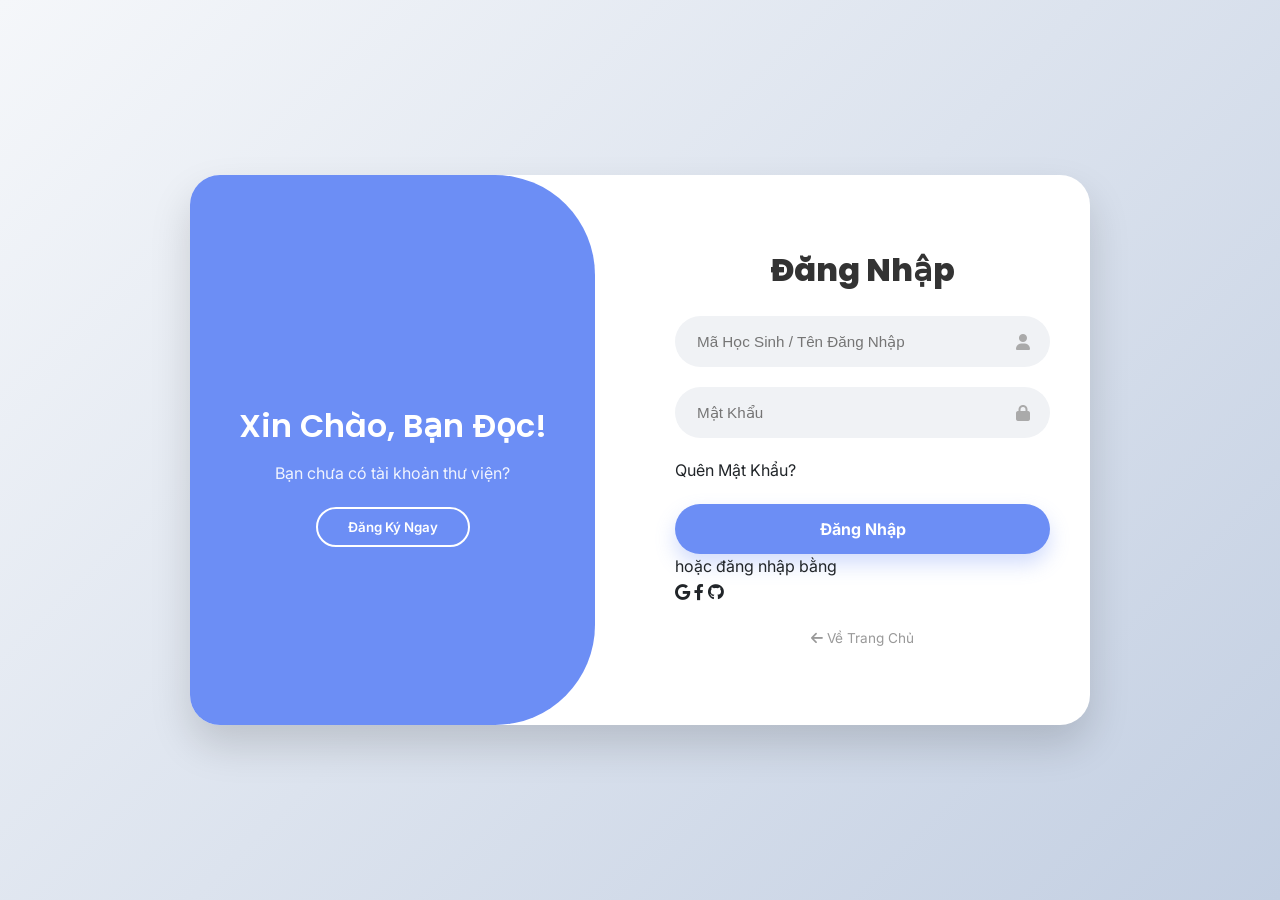
<file: admin.html>
<!DOCTYPE html>
<html lang="vi">

<head>
    <meta charset="UTF-8">
    <meta name="viewport" content="width=device-width, initial-scale=1.0">
    <title>Quản Lý Thư Viện - Admin Dashboard</title>
    <meta name="description" content="Bảng điều khiển quản lý thư viện trường học - Hệ thống giáo dục">
    <link rel="stylesheet" href="https://cdnjs.cloudflare.com/ajax/libs/font-awesome/6.4.0/css/all.min.css">
    <link rel="stylesheet" href="style.css">
    <link rel="stylesheet" href="admin.css">
</head>

<body>
    <div class="admin-layout">
        <!-- ===== SIDEBAR ===== -->
        <aside class="admin-sidebar">
            <div class="sidebar-header">
                <div class="logo-icon">
                    <i class="fas fa-graduation-cap"></i>
                </div>
                <h2>Thư Viện Trường</h2>
                <p>Hệ thống quản lý giáo dục</p>
            </div>

            <nav class="sidebar-nav">
                <div class="nav-section-title">Điều hướng</div>
                <a href="index.html" class="sidebar-link">
                    <i class="fas fa-home"></i> Trang Chủ
                </a>
                <a href="books.html" class="sidebar-link">
                    <i class="fas fa-book"></i> Kho Sách
                </a>
                <a href="admin.html" class="sidebar-link active">
                    <i class="fas fa-chart-pie"></i> Dashboard
                </a>

                <div class="nav-section-title">Quản lý giáo dục</div>
                <div class="sidebar-link" onclick="switchTab('dashboard')">
                    <i class="fas fa-tachometer-alt"></i> Tổng Quan
                </div>
                <div class="sidebar-link" onclick="switchTab('books')">
                    <i class="fas fa-boxes-stacked"></i> Quản Lý Sách
                </div>
                <div class="sidebar-link" onclick="switchTab('borrowed')">
                    <i class="fas fa-hand-holding-heart"></i> Sách Đang Mượn
                </div>
                <div class="sidebar-link" onclick="switchTab('users')">
                    <i class="fas fa-user-graduate"></i> Bạn Đọc
                </div>
            </nav>

            <div class="sidebar-footer">
                <div class="user-card">
                    <div class="user-avatar" id="adminAvatar">QL</div>
                    <div class="user-info">
                        <h4 id="adminName">Quản Lý</h4>
                        <span>Administrator</span>
                    </div>
                </div>
            </div>
        </aside>

        <!-- ===== MAIN CONTENT ===== -->
        <main class="admin-main">
            <!-- Header Section -->
            <header class="admin-header">
                <div>
                    <h1>🎓 Bảng Điều Khiển Giáo Dục</h1>
                    <p>Quản lý thư viện và hoạt động đọc sách của học sinh</p>
                </div>
                <div class="header-actions">
                    <button class="btn-icon" onclick="openAddBookModal()" title="Thêm sách mới">
                        <i class="fas fa-plus"></i>
                    </button>
                    <button class="btn-icon" title="Làm mới dữ liệu" onclick="refreshAllData()">
                        <i class="fas fa-sync-alt"></i>
                    </button>
                    <button class="btn-icon" title="Đăng xuất" onclick="logout()">
                        <i class="fas fa-sign-out-alt"></i>
                    </button>
                </div>
            </header>

            <!-- Quick Actions -->
            <div class="quick-actions">
                <button class="quick-action-btn primary" onclick="openAddBookModal()">
                    <i class="fas fa-plus-circle"></i> Thêm Sách Mới
                </button>
                <button class="quick-action-btn secondary" onclick="switchTab('borrowed')">
                    <i class="fas fa-clipboard-check"></i> Xem Sách Đang Mượn
                </button>
                <button class="quick-action-btn secondary" onclick="exportData()">
                    <i class="fas fa-download"></i> Xuất Báo Cáo
                </button>
            </div>

            <!-- ===== STATS SECTION ===== -->
            <section class="stats-grid" aria-label="Thống kê tổng quan">
                <div class="stat-card stat-total">
                    <div class="stat-icon">
                        <i class="fas fa-book-open"></i>
                    </div>
                    <div class="stat-content">
                        <h3>Tổng Số Sách</h3>
                        <div class="stat-number" id="statTotal">0</div>
                        <div class="stat-change positive">
                            <i class="fas fa-arrow-up"></i> Kho sách đầy đủ
                        </div>
                    </div>
                </div>
                <div class="stat-card stat-borrowed">
                    <div class="stat-icon">
                        <i class="fas fa-hand-holding"></i>
                    </div>
                    <div class="stat-content">
                        <h3>Đang Cho Mượn</h3>
                        <div class="stat-number" id="statBorrowed">0</div>
                        <div class="stat-change">
                            <i class="fas fa-clock"></i> Đang lưu hành
                        </div>
                    </div>
                </div>
                <div class="stat-card stat-available">
                    <div class="stat-icon">
                        <i class="fas fa-check-circle"></i>
                    </div>
                    <div class="stat-content">
                        <h3>Còn Trong Kho</h3>
                        <div class="stat-number" id="statAvailable">0</div>
                        <div class="stat-change positive">
                            <i class="fas fa-box"></i> Sẵn sàng cho mượn
                        </div>
                    </div>
                </div>
                <div class="stat-card stat-users">
                    <div class="stat-icon">
                        <i class="fas fa-users"></i>
                    </div>
                    <div class="stat-content">
                        <h3>Bạn Đọc</h3>
                        <div class="stat-number" id="statUsers">0</div>
                        <div class="stat-change positive">
                            <i class="fas fa-graduation-cap"></i> Học sinh tích cực
                        </div>
                    </div>
                </div>
            </section>

            <!-- ===== TABS NAVIGATION ===== -->
            <nav class="admin-tabs" role="tablist">
                <button class="tab-btn active" onclick="switchTab('dashboard')" role="tab">
                    <i class="fas fa-chart-line"></i> Tổng Quan
                </button>
                <button class="tab-btn" onclick="switchTab('books')" role="tab">
                    <i class="fas fa-book"></i> Quản Lý Sách
                </button>
                <button class="tab-btn" onclick="switchTab('borrowed')" role="tab">
                    <i class="fas fa-hand-holding-heart"></i> Sách Đang Mượn
                </button>
                <button class="tab-btn" onclick="switchTab('users')" role="tab">
                    <i class="fas fa-user-graduate"></i> Bạn Đọc
                </button>
            </nav>

            <!-- ===== TAB: DASHBOARD OVERVIEW ===== -->
            <div id="tab-dashboard" class="tab-content active" role="tabpanel">
                <!-- Activity Overview -->
                <div class="activity-overview">
                    <article class="activity-chart">
                        <h3><i class="fas fa-chart-area"></i> Hoạt Động 7 Ngày Qua</h3>
                        <div class="chart-placeholder">
                            <div style="text-align: center;">
                                <i class="fas fa-chart-bar" style="font-size: 2.5rem; margin-bottom: 10px;"></i>
                                <p>Biểu đồ hoạt động mượn/trả sách</p>
                            </div>
                        </div>
                    </article>
                    <article class="top-books">
                        <h3><i class="fas fa-trophy"></i> Top Sách Được Mượn</h3>
                        <div id="topBooksContainer">
                            <!-- Dynamically populated -->
                        </div>
                    </article>
                </div>

                <!-- Recent Activity Frame -->
                <article class="admin-section-frame frame-reports">
                    <div class="section-header">
                        <h2 class="section-title">
                            <span class="icon icon-reports"><i class="fas fa-history"></i></span>
                            Hoạt Động Gần Đây
                        </h2>
                        <span class="section-badge">
                            <i class="fas fa-bell"></i> Cập nhật liên tục
                        </span>
                    </div>
                    <div class="section-body">
                        <div id="recentActivityList">
                            <p style="color: var(--admin-text-secondary); text-align: center;">
                                <i class="fas fa-info-circle"></i> Các hoạt động mượn/trả sách sẽ hiển thị tại đây
                            </p>
                        </div>
                    </div>
                </article>
            </div>

            <!-- ===== TAB: BOOK MANAGEMENT ===== -->
            <div id="tab-books" class="tab-content" role="tabpanel">
                <article class="admin-section-frame frame-books">
                    <div class="section-header">
                        <h2 class="section-title">
                            <span class="icon icon-books"><i class="fas fa-book"></i></span>
                            Quản Lý Kho Sách
                        </h2>
                        <span class="section-badge" id="bookCountBadge">
                            <i class="fas fa-layer-group"></i> 0 cuốn
                        </span>
                    </div>
                    <div class="section-body">
                        <!-- Search & Filters -->
                        <div class="search-filters">
                            <div class="search-box">
                                <i class="fas fa-search"></i>
                                <input type="text" id="searchBooks" placeholder="Tìm sách theo tên, tác giả, mã sách..."
                                    aria-label="Tìm kiếm sách">
                            </div>
                            <select class="filter-select" id="filterStatus" aria-label="Lọc theo trạng thái">
                                <option value="all">📋 Tất cả trạng thái</option>
                                <option value="Còn">✅ Còn trong kho</option>
                                <option value="Đang mượn">📖 Đang mượn</option>
                            </select>
                            <button class="btn btn-primary" onclick="openAddBookModal()">
                                <i class="fas fa-plus"></i> Thêm Sách
                            </button>
                        </div>

                        <!-- Books Table -->
                        <table class="data-table">
                            <thead>
                                <tr>
                                    <th>Mã Sách</th>
                                    <th>Tên Sách</th>
                                    <th>Tác Giả</th>
                                    <th>Thể Loại</th>
                                    <th>Trạng Thái</th>
                                    <th>Hành Động</th>
                                </tr>
                            </thead>
                            <tbody id="booksTableBody"></tbody>
                        </table>
                    </div>
                </article>
            </div>

            <!-- ===== TAB: BORROWED BOOKS ===== -->
            <div id="tab-borrowed" class="tab-content" role="tabpanel">
                <article class="admin-section-frame frame-borrowed">
                    <div class="section-header">
                        <h2 class="section-title">
                            <span class="icon icon-borrowed"><i class="fas fa-hand-holding-heart"></i></span>
                            Danh Sách Sách Đang Mượn
                        </h2>
                        <span class="section-badge" id="borrowedCountBadge"
                            style="background: var(--admin-warning-light); color: var(--admin-warning);">
                            <i class="fas fa-hourglass-half"></i> 0 cuốn
                        </span>
                    </div>
                    <div class="section-body">
                        <!-- Search -->
                        <div class="search-filters">
                            <div class="search-box">
                                <i class="fas fa-search"></i>
                                <input type="text" id="searchBorrowed"
                                    placeholder="Tìm theo tên người mượn hoặc tên sách..."
                                    aria-label="Tìm kiếm sách đang mượn">
                            </div>
                        </div>

                        <!-- Borrowed Table -->
                        <table class="data-table">
                            <thead>
                                <tr>
                                    <th>👤 Người Mượn</th>
                                    <th>📚 Sách</th>
                                    <th>📅 Ngày Mượn</th>
                                    <th>⏱️ Trạng Thái</th>
                                    <th>⚡ Hành Động</th>
                                </tr>
                            </thead>
                            <tbody id="borrowedTableBody"></tbody>
                        </table>
                    </div>
                </article>
            </div>

            <!-- ===== TAB: USERS ===== -->
            <div id="tab-users" class="tab-content" role="tabpanel">
                <article class="admin-section-frame frame-users">
                    <div class="section-header">
                        <h2 class="section-title">
                            <span class="icon icon-users"><i class="fas fa-user-graduate"></i></span>
                            Quản Lý Bạn Đọc
                        </h2>
                        <span class="section-badge" id="userCountBadge"
                            style="background: var(--admin-success-light); color: var(--admin-success);">
                            <i class="fas fa-users"></i> 0 bạn đọc
                        </span>
                    </div>
                    <div class="section-body">
                        <!-- Search -->
                        <div class="search-filters">
                            <div class="search-box">
                                <i class="fas fa-search"></i>
                                <input type="text" id="searchUsers" placeholder="Tìm bạn đọc theo tên, mã, lớp..."
                                    aria-label="Tìm kiếm bạn đọc">
                            </div>
                        </div>

                        <!-- Users Table -->
                        <table class="data-table">
                            <thead>
                                <tr>
                                    <th>Mã</th>
                                    <th>Họ Tên</th>
                                    <th>Lớp</th>
                                    <th>Vai Trò</th>
                                    <th>Sách Đang Mượn</th>
                                </tr>
                            </thead>
                            <tbody id="usersTableBody"></tbody>
                        </table>
                    </div>
                </article>
            </div>
        </main>
    </div>

    <!-- ===== ADD BOOK MODAL ===== -->
    <div class="modal-overlay" id="addBookModal" role="dialog" aria-labelledby="modalTitle">
        <div class="modal-content">
            <div class="modal-header">
                <h3 id="modalTitle"><i class="fas fa-plus-circle"></i> Thêm Sách Mới</h3>
                <button class="modal-close" onclick="closeModal('addBookModal')" aria-label="Đóng">&times;</button>
            </div>
            <div class="modal-body">
                <form id="addBookForm">
                    <div class="form-group">
                        <label for="newBookName">Tên Sách *</label>
                        <input type="text" id="newBookName" required placeholder="Nhập tên sách">
                    </div>
                    <div class="form-group">
                        <label for="newBookAuthor">Tác Giả *</label>
                        <input type="text" id="newBookAuthor" required placeholder="Nhập tên tác giả">
                    </div>
                    <div class="form-group">
                        <label for="newBookCategory">Thể Loại</label>
                        <select id="newBookCategory">
                            <option value="Văn học">📚 Văn học</option>
                            <option value="Tin học">💻 Tin học</option>
                            <option value="Kỹ năng">🎯 Kỹ năng sống</option>
                            <option value="Khoa học">🔬 Khoa học</option>
                            <option value="Lịch sử">📜 Lịch sử</option>
                            <option value="Khác">📖 Khác</option>
                        </select>
                    </div>
                    <div class="form-group">
                        <label for="newBookImage">Link Ảnh Bìa</label>
                        <input type="url" id="newBookImage" placeholder="https://...">
                    </div>
                    <div class="form-group">
                        <label for="newBookDesc">Mô Tả</label>
                        <textarea id="newBookDesc" rows="3" placeholder="Mô tả ngắn về sách..."></textarea>
                    </div>
                </form>
            </div>
            <div class="modal-footer">
                <button class="btn btn-secondary" onclick="closeModal('addBookModal')">
                    <i class="fas fa-times"></i> Hủy
                </button>
                <button class="btn btn-primary" onclick="addNewBook()">
                    <i class="fas fa-check"></i> Thêm Sách
                </button>
            </div>
        </div>
    </div>

    <!-- Toast Container -->
    <div class="toast-container" id="toast-container" aria-live="polite"></div>

    <script src="script.js"></script>
    <script>
        let appInstance = null;
        let searchDebounceTimer = null;

        document.addEventListener('DOMContentLoaded', () => {
            appInstance = new LibraryManager();

            // SECURITY CHECK
            if (!appInstance.checkAdminAccess()) return;

            // Update admin info
            const user = appInstance.getCurrentUser();
            if (user) {
                document.getElementById('adminName').textContent = user.name;
                document.getElementById('adminAvatar').textContent = user.name.charAt(0).toUpperCase();
            }

            // Initialize all data
            refreshAllData();

            // Search listeners with debounce
            setupSearchListeners();
        });

        function setupSearchListeners() {
            const searchInputs = [
                { id: 'searchBorrowed', handler: renderBorrowedBooks },
                { id: 'searchBooks', handler: renderAllBooks },
                { id: 'searchUsers', handler: renderUsers }
            ];

            searchInputs.forEach(({ id, handler }) => {
                document.getElementById(id).addEventListener('input', (e) => {
                    clearTimeout(searchDebounceTimer);
                    searchDebounceTimer = setTimeout(handler, 300);
                });
            });

            document.getElementById('filterStatus').addEventListener('change', renderAllBooks);
        }

        function refreshAllData() {
            updateStats();
            renderTopBooks();
            renderBorrowedBooks();
            renderAllBooks();
            renderUsers();
            updateBadges();
        }

        function updateStats() {
            const stats = appInstance.getStats();
            animateNumber('statTotal', stats.total);
            animateNumber('statBorrowed', stats.borrowed);
            animateNumber('statAvailable', stats.available);
            animateNumber('statUsers', appInstance.users.length);
        }

        function animateNumber(elementId, targetValue) {
            const element = document.getElementById(elementId);
            const currentValue = parseInt(element.textContent) || 0;
            const difference = targetValue - currentValue;
            const steps = 20;
            const increment = difference / steps;
            let step = 0;

            const timer = setInterval(() => {
                step++;
                element.textContent = Math.round(currentValue + (increment * step));
                if (step >= steps) {
                    element.textContent = targetValue;
                    clearInterval(timer);
                }
            }, 30);
        }

        function updateBadges() {
            const stats = appInstance.getStats();
            document.getElementById('bookCountBadge').innerHTML =
                `<i class="fas fa-layer-group"></i> ${stats.total} cuốn`;
            document.getElementById('borrowedCountBadge').innerHTML =
                `<i class="fas fa-hourglass-half"></i> ${stats.borrowed} cuốn`;
            document.getElementById('userCountBadge').innerHTML =
                `<i class="fas fa-users"></i> ${appInstance.users.length} bạn đọc`;
        }

        function renderTopBooks() {
            const container = document.getElementById('topBooksContainer');
            const borrowCounts = {};

            // Count borrows (simplified - in real app would track history)
            appInstance.books.forEach(book => {
                if (book.status === 'Đang mượn') {
                    borrowCounts[book.id] = (borrowCounts[book.id] || 0) + 1;
                }
            });

            const topBooks = appInstance.books
                .filter(b => b.status === 'Đang mượn')
                .slice(0, 5);

            if (topBooks.length === 0) {
                container.innerHTML = `
                    <div style="text-align: center; color: var(--admin-text-secondary); padding: 20px;">
                        <i class="fas fa-inbox" style="font-size: 2rem; margin-bottom: 10px;"></i>
                        <p>Chưa có sách được mượn</p>
                    </div>
                `;
                return;
            }

            container.innerHTML = topBooks.map((book, index) => `
                <div class="top-book-item">
                    <div class="top-book-rank ${index < 3 ? 'rank-' + (index + 1) : 'rank-n'}">${index + 1}</div>
                    <div class="top-book-info">
                        <h4>${book.name}</h4>
                        <span>${book.author || 'N/A'}</span>
                    </div>
                    <div class="top-book-count">${book.category || 'N/A'}</div>
                </div>
            `).join('');
        }

        function switchTab(tabName) {
            // Update tab buttons
            document.querySelectorAll('.tab-btn').forEach(btn => btn.classList.remove('active'));
            document.querySelectorAll('.tab-content').forEach(content => content.classList.remove('active'));

            // Activate selected
            document.getElementById('tab-' + tabName).classList.add('active');

            // Find and activate corresponding button
            document.querySelectorAll('.tab-btn').forEach(btn => {
                const btnText = btn.textContent.toLowerCase();
                const isMatch =
                    (tabName === 'dashboard' && btnText.includes('tổng')) ||
                    (tabName === 'borrowed' && btnText.includes('mượn')) ||
                    (tabName === 'books' && btnText.includes('quản lý')) ||
                    (tabName === 'users' && btnText.includes('đọc'));
                if (isMatch) btn.classList.add('active');
            });

            // Re-render the tab content
            if (tabName === 'dashboard') { renderTopBooks(); }
            if (tabName === 'borrowed') { renderBorrowedBooks(); }
            if (tabName === 'books') { renderAllBooks(); }
            if (tabName === 'users') { renderUsers(); }
        }

        function renderBorrowedBooks() {
            const tbody = document.getElementById('borrowedTableBody');
            const searchTerm = document.getElementById('searchBorrowed').value.toLowerCase().trim();

            const borrowedBooks = appInstance.books.filter(b => {
                if (b.status !== 'Đang mượn') return false;
                if (searchTerm) {
                    return b.name.toLowerCase().includes(searchTerm) ||
                        (b.borrower && b.borrower.toLowerCase().includes(searchTerm));
                }
                return true;
            });

            if (borrowedBooks.length === 0) {
                tbody.innerHTML = `
                    <tr><td colspan="5">
                        <div class="empty-state">
                            <div class="empty-icon"><i class="fas fa-inbox"></i></div>
                            <p>Không có sách nào đang được mượn</p>
                        </div>
                    </td></tr>
                `;
                return;
            }

            tbody.innerHTML = borrowedBooks.map(book => `
                <tr>
                    <td>
                        <div class="name-cell">${book.borrower || 'N/A'}</div>
                    </td>
                    <td>
                        <div class="name-cell">${book.name}</div>
                        <div class="sub-text">${book.id}</div>
                    </td>
                    <td>${book.borrowDate || 'N/A'}</td>
                    <td><span class="status-pill borrowing">Đang mượn</span></td>
                    <td>
                        <button class="btn-action success" onclick="handleReturn('${book.id}')">
                            <i class="fas fa-undo"></i> Thu Hồi
                        </button>
                    </td>
                </tr>
            `).join('');
        }

        function renderAllBooks() {
            const tbody = document.getElementById('booksTableBody');
            const searchTerm = document.getElementById('searchBooks').value.toLowerCase().trim();
            const statusFilter = document.getElementById('filterStatus').value;

            let filteredBooks = appInstance.books.filter(b => {
                const matchSearch = !searchTerm ||
                    b.name.toLowerCase().includes(searchTerm) ||
                    b.id.toLowerCase().includes(searchTerm) ||
                    (b.author && b.author.toLowerCase().includes(searchTerm));
                const matchStatus = statusFilter === 'all' || b.status === statusFilter;
                return matchSearch && matchStatus;
            });

            if (filteredBooks.length === 0) {
                tbody.innerHTML = `
                    <tr><td colspan="6">
                        <div class="empty-state">
                            <div class="empty-icon"><i class="fas fa-book"></i></div>
                            <p>Không tìm thấy sách phù hợp</p>
                        </div>
                    </td></tr>
                `;
                return;
            }

            tbody.innerHTML = filteredBooks.map(book => `
                <tr>
                    <td><span class="book-id">${book.id}</span></td>
                    <td class="name-cell">${book.name}</td>
                    <td>${book.author || 'N/A'}</td>
                    <td>${book.category || 'N/A'}</td>
                    <td>
                        <span class="status-pill ${book.status === 'Còn' ? 'available' : 'borrowing'}">
                            ${book.status === 'Còn' ? 'Còn sẵn' : 'Đang mượn'}
                        </span>
                    </td>
                    <td>
                        ${book.status === 'Đang mượn' ?
                    `<button class="btn-action warning" onclick="handleReturn('${book.id}')"><i class="fas fa-undo"></i> Thu Hồi</button>` :
                    ''}
                        <button class="btn-action danger icon-only" onclick="deleteBook('${book.id}')" title="Xóa sách">
                            <i class="fas fa-trash"></i>
                        </button>
                    </td>
                </tr>
            `).join('');
        }

        function renderUsers() {
            const tbody = document.getElementById('usersTableBody');
            const searchTerm = document.getElementById('searchUsers').value.toLowerCase().trim();

            let filteredUsers = appInstance.users.filter(u => {
                if (!searchTerm) return true;
                return u.name.toLowerCase().includes(searchTerm) ||
                    u.id.toLowerCase().includes(searchTerm) ||
                    (u.class && u.class.toLowerCase().includes(searchTerm));
            });

            if (filteredUsers.length === 0) {
                tbody.innerHTML = `
                    <tr><td colspan="5">
                        <div class="empty-state">
                            <div class="empty-icon"><i class="fas fa-users"></i></div>
                            <p>Không tìm thấy bạn đọc</p>
                        </div>
                    </td></tr>
                `;
                return;
            }

            tbody.innerHTML = filteredUsers.map(user => {
                // Count books borrowed by this user
                const borrowedCount = appInstance.books.filter(b =>
                    b.status === 'Đang mượn' && b.borrower && b.borrower.includes(user.name)
                ).length;

                return `
                    <tr>
                        <td><span class="book-id">${user.id}</span></td>
                        <td class="name-cell">${user.name}</td>
                        <td>${user.class || 'N/A'}</td>
                        <td>
                            <span class="status-pill ${user.role === 'admin' ? 'admin-role' : 'available'}">
                                ${user.role === 'admin' ? '👑 Quản trị' : '📖 Bạn đọc'}
                            </span>
                        </td>
                        <td>${borrowedCount > 0 ? `<strong>${borrowedCount}</strong> cuốn` : '—'}</td>
                    </tr>
                `;
            }).join('');
        }

        function exportData() {
            const stats = appInstance.getStats();
            const data = {
                exportDate: new Date().toLocaleString('vi-VN'),
                statistics: stats,
                books: appInstance.books,
                users: appInstance.users
            };

            const blob = new Blob([JSON.stringify(data, null, 2)], { type: 'application/json' });
            const url = URL.createObjectURL(blob);
            const a = document.createElement('a');
            a.href = url;
            a.download = `library-export-${new Date().toISOString().slice(0, 10)}.json`;
            a.click();
            URL.revokeObjectURL(url);

            showToast('Đã xuất báo cáo thành công!', 'success');
        }

        // ===== ACTIONS =====
        window.handleReturn = function (bookId) {
            if (confirm('Xác nhận thu hồi sách này?')) {
                const result = appInstance.returnBook(bookId);
                if (result.success) {
                    showToast(result.message, 'success');
                    refreshAllData();
                } else {
                    showToast(result.message, 'error');
                }
            }
        }

        window.deleteBook = function (bookId) {
            if (confirm('Xóa sách này khỏi thư viện? Hành động này không thể hoàn tác!')) {
                const index = appInstance.books.findIndex(b => b.id === bookId);
                if (index > -1) {
                    appInstance.books.splice(index, 1);
                    appInstance.save();
                    appInstance.logActivity('Đã xóa sách: ' + bookId);
                    showToast('Đã xóa sách thành công!', 'success');
                    refreshAllData();
                }
            }
        }

        // ===== MODAL =====
        function openAddBookModal() {
            document.getElementById('addBookModal').classList.add('open');
            document.getElementById('newBookName').focus();
        }

        function closeModal(id) {
            document.getElementById(id).classList.remove('open');
        }

        function addNewBook() {
            const name = document.getElementById('newBookName').value.trim();
            const author = document.getElementById('newBookAuthor').value.trim();
            const category = document.getElementById('newBookCategory').value;
            const image = document.getElementById('newBookImage').value.trim();
            const desc = document.getElementById('newBookDesc').value.trim();

            if (!name || !author) {
                showToast('Vui lòng nhập tên sách và tác giả!', 'error');
                return;
            }

            // Create new book
            const id = 'BK' + Date.now().toString().slice(-5);
            const newBook = {
                id: id,
                name: name,
                author: author,
                category: category,
                image: image || 'https://via.placeholder.com/300x400?text=' + encodeURIComponent(name),
                description: desc || 'Sách mới thêm vào thư viện.',
                content: '<p>Nội dung đang cập nhật...</p>',
                status: 'Còn',
                borrower: null,
                borrowDate: null
            };

            appInstance.books.push(newBook);
            appInstance.save();
            appInstance.logActivity('Thêm sách mới: ' + name);

            showToast('Đã thêm sách "' + name + '" thành công!', 'success');
            closeModal('addBookModal');

            // Clear form
            document.getElementById('addBookForm').reset();

            // Refresh
            refreshAllData();
        }

        // Close modal on overlay click
        document.getElementById('addBookModal').addEventListener('click', function (e) {
            if (e.target === this) closeModal('addBookModal');
        });

        // Keyboard support
        document.addEventListener('keydown', function (e) {
            if (e.key === 'Escape') {
                closeModal('addBookModal');
            }
        });
    </script>
</body>

</html>
</file>
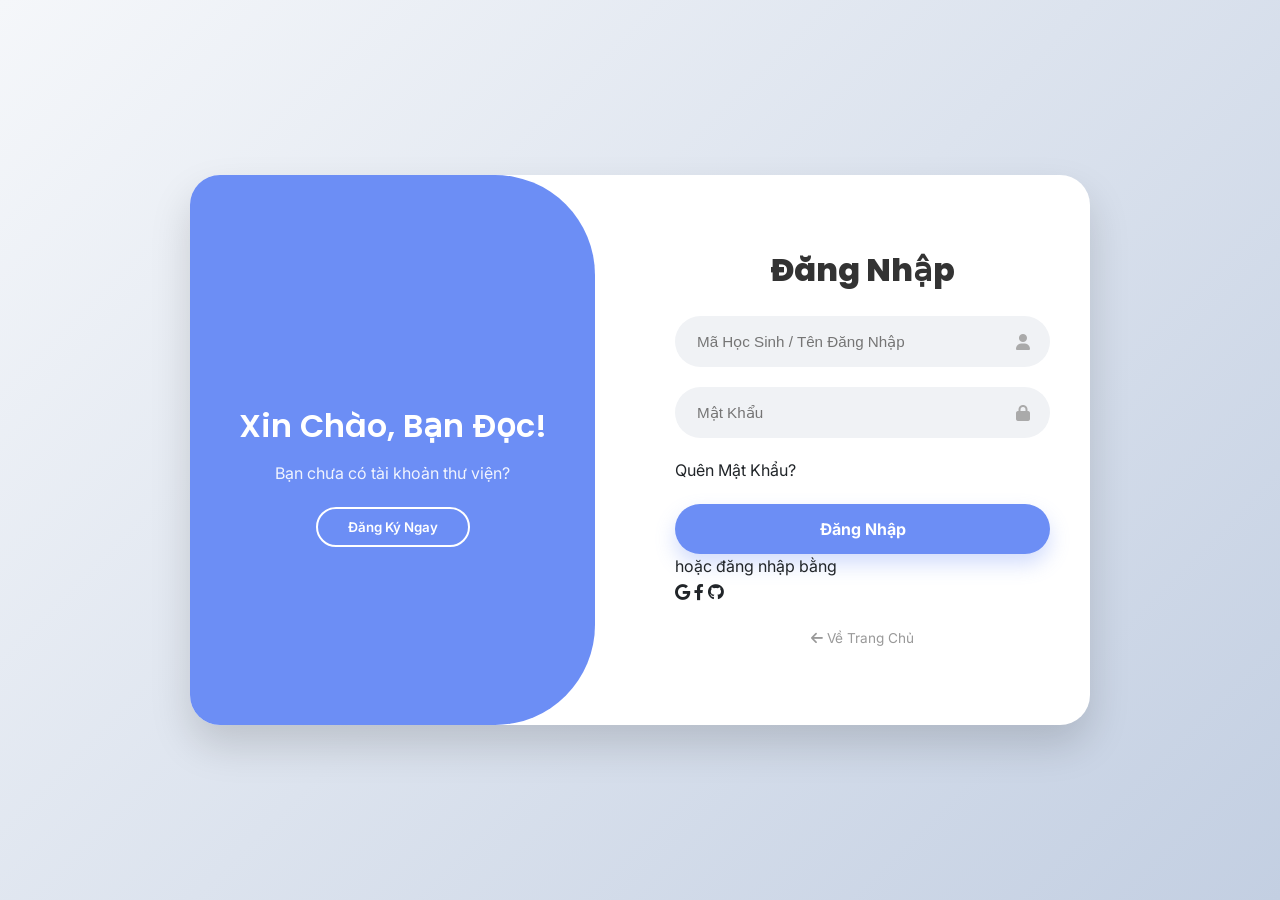
<file: login.html>
<!DOCTYPE html>
<html lang="vi">

<head>
    <meta charset="UTF-8">
    <meta name="viewport" content="width=device-width, initial-scale=1.0">
    <title>Đăng nhập - Thư viện THPT Nguyễn Hữu Cảnh</title>
    <link href="https://fonts.googleapis.com/css2?family=Roboto:wght@300;400;500;700&display=swap" rel="stylesheet">
    <link rel="stylesheet" href="https://cdnjs.cloudflare.com/ajax/libs/font-awesome/6.0.0/css/all.min.css">
    <link rel="stylesheet" href="style.css">
</head>

<body class="bg-gradient-auth">

    <div class="auth-split-wrapper">
        <!-- Left Panel: Curved Blue Panel -->
        <div class="auth-left">
            <div class="auth-left-content">
                <br><br> <!-- Spacing -->
                <h1>Xin Chào, Bạn Đọc!</h1>
                <p>Bạn chưa có tài khoản thư viện?</p>
                <a href="register.html" style="text-decoration: none;">
                    <button class="btn-ghost">Đăng Ký Ngay</button>
                </a>
            </div>
        </div>

        <!-- Right Panel: Login Form -->
        <div class="auth-right">
            <h2>Đăng Nhập</h2>
            <br>
            <form id="loginForm">
                <div class="input-pill-group">
                    <input type="text" id="loginId" placeholder="Mã Học Sinh / Tên Đăng Nhập" required>
                    <i class="fas fa-user"></i>
                </div>

                <div class="input-pill-group">
                    <input type="password" id="loginPass" placeholder="Mật Khẩu" required>
                    <i class="fas fa-lock"></i>
                </div>

                <a href="#" class="forgot-pass" onclick="alert('Vui lòng liên hệ thủ thư để lấy lại mật khẩu.')">Quên
                    Mật Khẩu?</a>

                <button type="submit" class="btn-auth-main">Đăng Nhập</button>
            </form>

            <div class="social-login">
                <p>hoặc đăng nhập bằng</p>
                <div class="social-icons">
                    <a href="#" class="social-btn"><i class="fab fa-google"></i></a>
                    <a href="#" class="social-btn"><i class="fab fa-facebook-f"></i></a>
                    <a href="#" class="social-btn"><i class="fab fa-github"></i></a>
                </div>
            </div>

            <div style="text-align: center; margin-top: 20px;">
                <a href="index.html" style="font-size: 0.85rem; color: #999; text-decoration: none;">
                    <i class="fas fa-arrow-left"></i> Về Trang Chủ
                </a>
            </div>
        </div>
    </div>

    <!-- TOAST CONTAINER -->
    <div id="toast-container" class="toast-container"></div>

    <script src="script.js"></script>
    <script>
        document.getElementById('loginForm').addEventListener('submit', function (e) {
            e.preventDefault();
            const id = document.getElementById('loginId').value.trim();
            const pass = document.getElementById('loginPass').value.trim();

            const app = new LibraryManager();
            const res = app.authLogin(id, pass);

            if (res.success) {
                showToast(res.message, 'success');
                setTimeout(() => window.location.href = 'index.html', 1000);
            } else {
                showToast(res.message, 'error');
            }
        });
    </script>

</body>

</html>
</file>
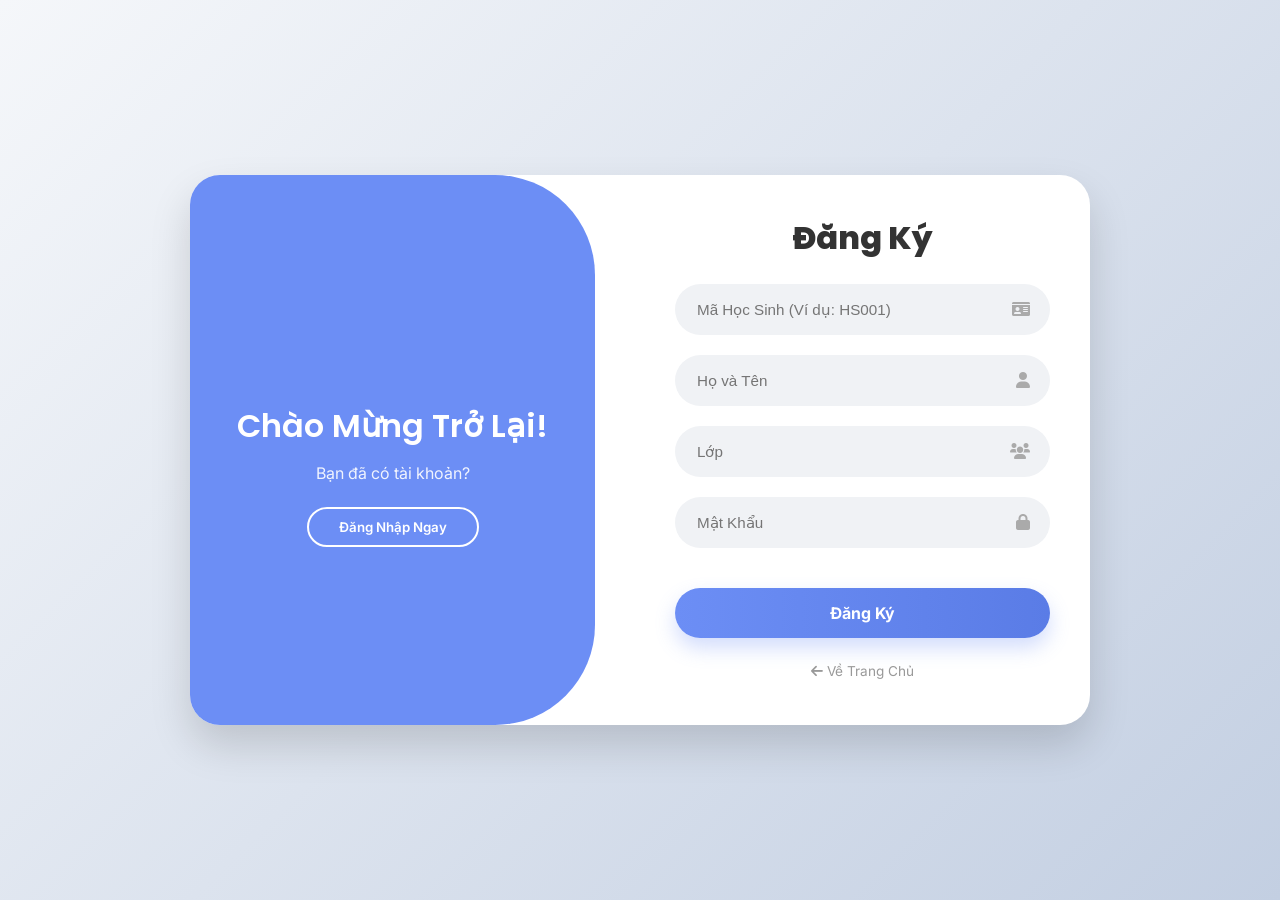
<file: register.html>
<!DOCTYPE html>
<html lang="vi">

<head>
    <meta charset="UTF-8">
    <meta name="viewport" content="width=device-width, initial-scale=1.0">
    <title>Đăng ký - Thư viện THPT Nguyễn Hữu Cảnh</title>
    <link href="https://fonts.googleapis.com/css2?family=Roboto:wght@300;400;500;700&display=swap" rel="stylesheet">
    <link rel="stylesheet" href="https://cdnjs.cloudflare.com/ajax/libs/font-awesome/6.0.0/css/all.min.css">
    <link rel="stylesheet" href="style.css">
</head>

<body class="bg-gradient-auth">

    <div class="auth-split-wrapper">
        <!-- Left Panel: Curved Blue Panel -->
        <div class="auth-left">
            <div class="auth-left-content">
                <br><br>
                <h1>Chào Mừng Trở Lại!</h1>
                <p>Bạn đã có tài khoản?</p>
                <a href="login.html" style="text-decoration: none;">
                    <button class="btn-ghost">Đăng Nhập Ngay</button>
                </a>
            </div>
        </div>

        <!-- Right Panel: Register Form -->
        <div class="auth-right">
            <h2>Đăng Ký</h2>
            <br>
            <form id="registerForm">
                <div class="input-pill-group">
                    <input type="text" id="regId" placeholder="Mã Học Sinh (Ví dụ: HS001)" required>
                    <i class="fas fa-id-card"></i>
                </div>

                <div class="input-pill-group">
                    <input type="text" id="regName" placeholder="Họ và Tên" required>
                    <i class="fas fa-user"></i>
                </div>

                <div class="input-pill-group">
                    <input type="text" id="regClass" placeholder="Lớp" required>
                    <i class="fas fa-users"></i>
                </div>

                <div class="input-pill-group">
                    <input type="password" id="regPass" placeholder="Mật Khẩu" required>
                    <i class="fas fa-lock"></i>
                </div>

                <button type="submit" class="btn-auth-main"
                    style="background: linear-gradient(to right, #6c8ef5, #5a7ce6);">Đăng Ký</button>
            </form>

            <div style="text-align: center; margin-top: 20px;">
                <a href="index.html" style="font-size: 0.85rem; color: #999; text-decoration: none;">
                    <i class="fas fa-arrow-left"></i> Về Trang Chủ
                </a>
            </div>
        </div>
    </div>

    <!-- TOAST CONTAINER -->
    <div id="toast-container" class="toast-container"></div>

    <script src="script.js"></script>
    <script>
        document.getElementById('registerForm').addEventListener('submit', function (e) {
            e.preventDefault();
            const id = document.getElementById('regId').value.trim();
            const name = document.getElementById('regName').value.trim();
            const cls = document.getElementById('regClass').value.trim();
            const pass = document.getElementById('regPass').value.trim();

            const app = new LibraryManager();
            const res = app.authRegister({ id, name, class: cls, password: pass });

            if (res.success) {
                showToast(res.message, 'success');
                setTimeout(() => window.location.href = 'login.html', 1500);
            } else {
                showToast(res.message, 'error');
            }
        });
    </script>

</body>

</html>
</file>
<file: style.css>
/* ============================================================================
   LIBRARY MANAGEMENT SYSTEM - DESIGN SYSTEM
   A modern, clean, and professional design for educational environments
   ============================================================================ */

/* --------------------------------------------------------------------------
   1. CSS RESET & VARIABLES
   -------------------------------------------------------------------------- */
@import url('https://fonts.googleapis.com/css2?family=Poppins:wght@400;500;600;700&family=Inter:wght@300;400;500;600&display=swap');

:root {
    /* Colors */
    --primary: #4361ee;
    --primary-dark: #3f37c9;
    --primary-light: #4cc9f0;
    --accent: #f72585;
    --success: #06d6a0;
    --warning: #ffd166;
    --danger: #ef476f;
    --dark: #1d3557;
    --gray-900: #212529;
    --gray-700: #495057;
    --gray-500: #6c757d;
    --gray-300: #dee2e6;
    --gray-100: #f8f9fa;
    --white: #ffffff;

    /* Typography */
    --font-heading: 'Poppins', sans-serif;
    --font-body: 'Inter', sans-serif;

    /* Spacing */
    --space-xs: 0.25rem;
    --space-sm: 0.5rem;
    --space-md: 1rem;
    --space-lg: 1.5rem;
    --space-xl: 2rem;
    --space-2xl: 3rem;
    --space-3xl: 4rem;

    /* Border Radius */
    --radius-sm: 6px;
    --radius-md: 12px;
    --radius-lg: 20px;
    --radius-full: 50px;

    /* Shadows */
    --shadow-sm: 0 2px 4px rgba(0, 0, 0, 0.05);
    --shadow-md: 0 4px 12px rgba(0, 0, 0, 0.1);
    --shadow-lg: 0 8px 24px rgba(0, 0, 0, 0.12);
    --shadow-xl: 0 16px 48px rgba(0, 0, 0, 0.15);

    /* Transitions */
    --transition-fast: 0.15s ease;
    --transition-normal: 0.3s ease;
    --transition-slow: 0.5s ease;
}

* {
    margin: 0;
    padding: 0;
    box-sizing: border-box;
}

html {
    scroll-behavior: smooth;
}

body {
    font-family: var(--font-body);
    font-size: 16px;
    line-height: 1.6;
    color: var(--gray-900);
    background-color: var(--gray-100);
    min-height: 100vh;
}

h1,
h2,
h3,
h4,
h5,
h6 {
    font-family: var(--font-heading);
    font-weight: 600;
    line-height: 1.3;
    color: var(--dark);
}

a {
    text-decoration: none;
    color: inherit;
    transition: var(--transition-fast);
}

img {
    max-width: 100%;
    height: auto;
    display: block;
}

ul,
ol {
    list-style: none;
}

button {
    font-family: inherit;
    cursor: pointer;
    border: none;
    outline: none;
}

/* --------------------------------------------------------------------------
   2. UTILITY CLASSES
   -------------------------------------------------------------------------- */
.container {
    width: 100%;
    max-width: 1280px;
    margin: 0 auto;
    padding: 0 var(--space-lg);
}

.section {
    padding: var(--space-3xl) 0;
}

.section-title {
    font-size: 2rem;
    margin-bottom: var(--space-xl);
    text-align: center;
    position: relative;
}

.section-title::after {
    content: '';
    display: block;
    width: 60px;
    height: 4px;
    background: linear-gradient(90deg, var(--primary), var(--accent));
    margin: var(--space-md) auto 0;
    border-radius: var(--radius-full);
}

.text-primary {
    color: var(--primary);
}

.text-accent {
    color: var(--accent);
}

.text-success {
    color: var(--success);
}

.text-warning {
    color: var(--warning);
}

.text-muted {
    color: var(--gray-500);
}

.bg-primary {
    background-color: var(--primary);
}

.bg-white {
    background-color: var(--white);
}

.bg-light {
    background-color: var(--gray-100);
}

.bg-dark {
    background-color: var(--dark);
}

/* --------------------------------------------------------------------------
   3. HEADER / NAVIGATION
   -------------------------------------------------------------------------- */
.header {
    background: var(--white);
    box-shadow: var(--shadow-sm);
    position: sticky;
    top: 0;
    z-index: 1000;
}

.header-inner {
    display: flex;
    justify-content: space-between;
    align-items: center;
    padding: var(--space-md) 0;
}

.logo {
    display: flex;
    align-items: center;
    gap: var(--space-sm);
}

.logo-icon {
    width: 45px;
    height: 45px;
    background: linear-gradient(135deg, var(--primary), var(--primary-dark));
    border-radius: var(--radius-md);
    display: flex;
    align-items: center;
    justify-content: center;
    color: var(--white);
    font-size: 1.4rem;
}

.logo-text {
    font-family: var(--font-heading);
    font-size: 1.25rem;
    font-weight: 700;
    color: var(--dark);
}

.logo-text span {
    color: var(--primary);
}

.nav-menu {
    display: flex;
    gap: var(--space-xs);
}

.nav-link {
    padding: var(--space-sm) var(--space-lg);
    border-radius: var(--radius-full);
    font-weight: 500;
    color: var(--gray-700);
    transition: var(--transition-normal);
}

.nav-link:hover,
.nav-link.active {
    background: var(--primary);
    color: var(--white);
}

.nav-link i {
    margin-right: var(--space-xs);
}

.user-actions {
    display: flex;
    align-items: center;
    gap: var(--space-md);
}

.user-info {
    display: flex;
    align-items: center;
    gap: var(--space-sm);
}

.user-avatar {
    width: 40px;
    height: 40px;
    border-radius: 50%;
    background: linear-gradient(135deg, var(--primary-light), var(--primary));
    display: flex;
    align-items: center;
    justify-content: center;
    color: var(--white);
    font-weight: 600;
}

/* --------------------------------------------------------------------------
   4. BUTTONS
   -------------------------------------------------------------------------- */
.btn {
    display: inline-flex;
    align-items: center;
    justify-content: center;
    gap: var(--space-sm);
    padding: var(--space-sm) var(--space-lg);
    font-size: 0.95rem;
    font-weight: 500;
    border-radius: var(--radius-full);
    transition: var(--transition-normal);
    cursor: pointer;
    border: 2px solid transparent;
}

.btn-primary {
    background: linear-gradient(135deg, var(--primary), var(--primary-dark));
    color: var(--white);
    box-shadow: 0 4px 15px rgba(67, 97, 238, 0.3);
}

.btn-primary:hover {
    transform: translateY(-2px);
    box-shadow: 0 8px 25px rgba(67, 97, 238, 0.4);
}

.btn-outline {
    background: transparent;
    border-color: var(--primary);
    color: var(--primary);
}

.btn-outline:hover {
    background: var(--primary);
    color: var(--white);
}

.btn-ghost {
    background: transparent;
    color: var(--gray-700);
}

.btn-ghost:hover {
    background: var(--gray-100);
    color: var(--primary);
}

.btn-success {
    background: var(--success);
    color: var(--white);
}

.btn-danger {
    background: var(--danger);
    color: var(--white);
}

.btn-sm {
    padding: var(--space-xs) var(--space-md);
    font-size: 0.85rem;
}

.btn-lg {
    padding: var(--space-md) var(--space-xl);
    font-size: 1.1rem;
}

/* --------------------------------------------------------------------------
   5. CARDS
   -------------------------------------------------------------------------- */
.card {
    background: var(--white);
    border-radius: var(--radius-md);
    box-shadow: var(--shadow-sm);
    overflow: hidden;
    transition: var(--transition-normal);
}

.card:hover {
    box-shadow: var(--shadow-lg);
    transform: translateY(-4px);
}

.card-img {
    width: 100%;
    height: 200px;
    object-fit: cover;
}

.card-body {
    padding: var(--space-lg);
}

.card-title {
    font-size: 1.1rem;
    font-weight: 600;
    margin-bottom: var(--space-sm);
}

.card-text {
    color: var(--gray-500);
    font-size: 0.9rem;
    line-height: 1.5;
}

.card-footer {
    padding: var(--space-md) var(--space-lg);
    border-top: 1px solid var(--gray-300);
    display: flex;
    justify-content: space-between;
    align-items: center;
}

/* --------------------------------------------------------------------------
   6. HERO SECTION
   -------------------------------------------------------------------------- */
.hero {
    background: linear-gradient(135deg, var(--primary) 0%, var(--primary-dark) 100%);
    color: var(--white);
    padding: var(--space-3xl) 0;
    position: relative;
    overflow: hidden;
}

.hero::before {
    content: '';
    position: absolute;
    top: -50%;
    right: -20%;
    width: 600px;
    height: 600px;
    background: rgba(255, 255, 255, 0.1);
    border-radius: 50%;
}

.hero::after {
    content: '';
    position: absolute;
    bottom: -30%;
    left: -10%;
    width: 400px;
    height: 400px;
    background: rgba(255, 255, 255, 0.05);
    border-radius: 50%;
}

.hero-content {
    position: relative;
    z-index: 1;
    display: grid;
    grid-template-columns: 1fr 1fr;
    gap: var(--space-2xl);
    align-items: center;
}

.hero-title {
    font-size: 3rem;
    font-weight: 700;
    color: var(--white);
    margin-bottom: var(--space-md);
    line-height: 1.2;
}

.hero-subtitle {
    font-size: 1.25rem;
    opacity: 0.9;
    margin-bottom: var(--space-xl);
}

.hero-search {
    display: flex;
    background: var(--white);
    border-radius: var(--radius-full);
    padding: var(--space-xs);
    box-shadow: var(--shadow-lg);
    max-width: 500px;
}

.hero-search input {
    flex: 1;
    border: none;
    padding: var(--space-md) var(--space-lg);
    font-size: 1rem;
    border-radius: var(--radius-full);
    outline: none;
}

.hero-search button {
    padding: var(--space-md) var(--space-xl);
    background: var(--primary);
    color: var(--white);
    border-radius: var(--radius-full);
    font-weight: 600;
}

.hero-image {
    text-align: center;
}

.hero-image i {
    font-size: 12rem;
    opacity: 0.3;
    animation: float 6s ease-in-out infinite;
}

@keyframes float {

    0%,
    100% {
        transform: translateY(0);
    }

    50% {
        transform: translateY(-20px);
    }
}

/* --------------------------------------------------------------------------
   7. STATS SECTION
   -------------------------------------------------------------------------- */
.stats-grid {
    display: grid;
    grid-template-columns: repeat(auto-fit, minmax(250px, 1fr));
    gap: var(--space-lg);
    margin-top: calc(-1 * var(--space-3xl));
    position: relative;
    z-index: 10;
}

.stat-card {
    background: var(--white);
    padding: var(--space-xl);
    border-radius: var(--radius-md);
    box-shadow: var(--shadow-md);
    display: flex;
    align-items: center;
    gap: var(--space-lg);
    transition: var(--transition-normal);
}

.stat-card:hover {
    transform: translateY(-4px);
    box-shadow: var(--shadow-lg);
}

.stat-icon {
    width: 60px;
    height: 60px;
    border-radius: var(--radius-md);
    display: flex;
    align-items: center;
    justify-content: center;
    font-size: 1.5rem;
    color: var(--white);
}

.stat-icon.blue {
    background: linear-gradient(135deg, var(--primary), var(--primary-dark));
}

.stat-icon.red {
    background: linear-gradient(135deg, var(--danger), #d63384);
}

.stat-icon.green {
    background: linear-gradient(135deg, var(--success), #20c997);
}

.stat-info h3 {
    font-size: 0.9rem;
    color: var(--gray-500);
    font-weight: 500;
    margin-bottom: var(--space-xs);
}

.stat-info .stat-number {
    font-size: 2rem;
    font-weight: 700;
    color: var(--dark);
}

/* --------------------------------------------------------------------------
   8. BOOK GRID
   -------------------------------------------------------------------------- */
.books-grid {
    display: grid;
    grid-template-columns: repeat(auto-fill, minmax(280px, 1fr));
    gap: var(--space-lg);
}

.book-card {
    background: var(--white);
    border-radius: var(--radius-md);
    overflow: hidden;
    box-shadow: var(--shadow-sm);
    transition: var(--transition-normal);
    position: relative;
}

.book-card:hover {
    box-shadow: var(--shadow-lg);
    transform: translateY(-6px);
}

.book-card-img {
    width: 100%;
    height: 220px;
    object-fit: cover;
    background: linear-gradient(135deg, var(--gray-100), var(--gray-300));
}

.book-card-body {
    padding: var(--space-lg);
}

.book-card-category {
    display: inline-block;
    padding: var(--space-xs) var(--space-sm);
    background: rgba(67, 97, 238, 0.1);
    color: var(--primary);
    font-size: 0.75rem;
    font-weight: 600;
    border-radius: var(--radius-sm);
    margin-bottom: var(--space-sm);
}

.book-card-title {
    font-size: 1.1rem;
    font-weight: 600;
    margin-bottom: var(--space-xs);
    color: var(--dark);
}

.book-card-author {
    color: var(--gray-500);
    font-size: 0.9rem;
}

.book-card-footer {
    display: flex;
    justify-content: space-between;
    align-items: center;
    padding: var(--space-md) var(--space-lg);
    border-top: 1px solid var(--gray-300);
}

.book-status {
    padding: var(--space-xs) var(--space-sm);
    border-radius: var(--radius-full);
    font-size: 0.8rem;
    font-weight: 500;
}

.book-status.available {
    background: rgba(6, 214, 160, 0.15);
    color: var(--success);
}

.book-status.borrowed {
    background: rgba(255, 209, 102, 0.2);
    color: #d69e00;
}

/* --------------------------------------------------------------------------
   9. INFO SECTION (3 Columns)
   -------------------------------------------------------------------------- */
.info-grid {
    display: grid;
    grid-template-columns: repeat(auto-fit, minmax(300px, 1fr));
    gap: var(--space-xl);
}

.info-card {
    background: var(--white);
    padding: var(--space-xl);
    border-radius: var(--radius-md);
    box-shadow: var(--shadow-sm);
    text-align: center;
}

.info-card-icon {
    width: 70px;
    height: 70px;
    margin: 0 auto var(--space-lg);
    background: linear-gradient(135deg, var(--primary-light), var(--primary));
    border-radius: 50%;
    display: flex;
    align-items: center;
    justify-content: center;
    color: var(--white);
    font-size: 1.75rem;
}

.info-card h3 {
    font-size: 1.25rem;
    margin-bottom: var(--space-md);
}

.info-card p,
.info-card ul {
    color: var(--gray-500);
    font-size: 0.95rem;
}

.info-card ul li {
    padding: var(--space-sm) 0;
    border-bottom: 1px dashed var(--gray-300);
}

.info-card ul li:last-child {
    border-bottom: none;
}

/* --------------------------------------------------------------------------
   10. FOOTER
   -------------------------------------------------------------------------- */
.footer {
    background: var(--dark);
    color: var(--white);
    padding: var(--space-2xl) 0 var(--space-lg);
}

.footer-content {
    display: grid;
    grid-template-columns: repeat(auto-fit, minmax(220px, 1fr));
    gap: var(--space-xl);
    margin-bottom: var(--space-xl);
}

.footer-brand .logo-text {
    color: var(--white);
    margin-bottom: var(--space-md);
}

.footer-brand p {
    color: rgba(255, 255, 255, 0.7);
    font-size: 0.9rem;
}

.footer-links h4 {
    color: var(--white);
    font-size: 1rem;
    margin-bottom: var(--space-md);
}

.footer-links ul li {
    margin-bottom: var(--space-sm);
}

.footer-links a {
    color: rgba(255, 255, 255, 0.7);
    font-size: 0.9rem;
}

.footer-links a:hover {
    color: var(--primary-light);
}

.footer-bottom {
    text-align: center;
    padding-top: var(--space-lg);
    border-top: 1px solid rgba(255, 255, 255, 0.1);
    color: rgba(255, 255, 255, 0.5);
    font-size: 0.85rem;
}

/* --------------------------------------------------------------------------
   11. FORMS
   -------------------------------------------------------------------------- */
.form-group {
    margin-bottom: var(--space-lg);
}

.form-label {
    display: block;
    font-weight: 500;
    margin-bottom: var(--space-sm);
    color: var(--gray-700);
}

.form-input {
    width: 100%;
    padding: var(--space-md);
    border: 2px solid var(--gray-300);
    border-radius: var(--radius-md);
    font-size: 1rem;
    transition: var(--transition-fast);
}

.form-input:focus {
    outline: none;
    border-color: var(--primary);
    box-shadow: 0 0 0 4px rgba(67, 97, 238, 0.15);
}

/* --------------------------------------------------------------------------
   12. BADGES & STATUS
   -------------------------------------------------------------------------- */
.badge {
    display: inline-block;
    padding: var(--space-xs) var(--space-sm);
    font-size: 0.75rem;
    font-weight: 600;
    border-radius: var(--radius-full);
}

.badge-primary {
    background: var(--primary);
    color: var(--white);
}

.badge-success {
    background: var(--success);
    color: var(--white);
}

.badge-warning {
    background: var(--warning);
    color: var(--dark);
}

.badge-danger {
    background: var(--danger);
    color: var(--white);
}

/* --------------------------------------------------------------------------
   13. TOAST NOTIFICATIONS
   -------------------------------------------------------------------------- */
.toast-container {
    position: fixed;
    bottom: var(--space-xl);
    right: var(--space-xl);
    z-index: 9999;
    display: flex;
    flex-direction: column;
    gap: var(--space-md);
}

.toast {
    min-width: 300px;
    padding: var(--space-md) var(--space-lg);
    background: var(--white);
    border-radius: var(--radius-md);
    box-shadow: var(--shadow-lg);
    display: flex;
    align-items: center;
    gap: var(--space-md);
    animation: slideInRight 0.3s ease;
    border-left: 4px solid var(--gray-500);
}

.toast.success {
    border-left-color: var(--success);
}

.toast.error {
    border-left-color: var(--danger);
}

.toast i {
    font-size: 1.25rem;
}

.toast.success i {
    color: var(--success);
}

.toast.error i {
    color: var(--danger);
}

@keyframes slideInRight {
    from {
        transform: translateX(100%);
        opacity: 0;
    }

    to {
        transform: translateX(0);
        opacity: 1;
    }
}

/* --------------------------------------------------------------------------
   14. RESPONSIVE
   -------------------------------------------------------------------------- */
@media (max-width: 992px) {
    .hero-content {
        grid-template-columns: 1fr;
        text-align: center;
    }

    .hero-title {
        font-size: 2.5rem;
    }

    .hero-search {
        margin: 0 auto;
    }

    .hero-image {
        display: none;
    }

    .nav-menu {
        display: none;
        /* Mobile menu toggle needed */
    }
}

@media (max-width: 768px) {
    .section {
        padding: var(--space-2xl) 0;
    }

    .hero-title {
        font-size: 2rem;
    }

    .stats-grid {
        margin-top: var(--space-lg);
    }

    .books-grid {
        grid-template-columns: repeat(auto-fill, minmax(240px, 1fr));
    }
}

/* --------------------------------------------------------------------------
   15. AUTH PAGES (Preserved from previous design)
   -------------------------------------------------------------------------- */
.bg-gradient-auth {
    background: linear-gradient(135deg, #f5f7fa 0%, #c3cfe2 100%);
    min-height: 100vh;
    display: flex;
    justify-content: center;
    align-items: center;
    padding: 20px;
}

.auth-split-wrapper {
    background: white;
    width: 100%;
    max-width: 900px;
    height: 550px;
    display: flex;
    border-radius: 30px;
    box-shadow: 0 20px 40px rgba(0, 0, 0, 0.15);
    overflow: hidden;
    animation: zoomInAuth 0.8s cubic-bezier(0.2, 0.8, 0.2, 1) forwards;
    opacity: 0;
    transform: translateY(30px) scale(0.95);
}

@keyframes zoomInAuth {
    to {
        opacity: 1;
        transform: translateY(0) scale(1);
    }
}

.auth-left {
    flex: 0 0 45%;
    background: #6c8ef5;
    border-radius: 0 100px 100px 0;
    padding: 40px;
    display: flex;
    flex-direction: column;
    justify-content: center;
    align-items: center;
    color: white;
    text-align: center;
    position: relative;
}

.auth-left-content {
    position: relative;
    z-index: 2;
    opacity: 0;
    animation: slideInLeft 0.8s 0.3s cubic-bezier(0.2, 0.8, 0.2, 1) forwards;
}

@keyframes slideInLeft {
    from {
        opacity: 0;
        transform: translateX(-30px);
    }

    to {
        opacity: 1;
        transform: translateX(0);
    }
}

.auth-left h1 {
    font-family: var(--font-heading);
    font-size: 2rem;
    color: white;
    margin-bottom: 15px;
}

.auth-left p {
    font-size: 1rem;
    opacity: 0.9;
}

.auth-right {
    flex: 1;
    padding: 50px 40px 50px 80px;
    display: flex;
    flex-direction: column;
    justify-content: center;
}

.auth-right h2 {
    text-align: center;
    font-size: 2rem;
    color: #333;
    font-weight: 800;
    font-family: var(--font-heading);
}

.btn-ghost {
    background: transparent;
    border: 2px solid white;
    color: white;
    padding: 10px 30px;
    border-radius: 30px;
    font-weight: 600;
    margin-top: 20px;
    transition: all 0.3s;
    cursor: pointer;
}

.btn-ghost:hover {
    background: white;
    color: #6c8ef5;
}

.input-pill-group {
    position: relative;
    margin-bottom: 20px;
}

.input-pill-group input {
    width: 100%;
    background: #f0f2f5;
    border: 2px solid transparent;
    padding: 15px 45px 15px 20px;
    border-radius: 30px;
    font-size: 0.95rem;
    color: #555;
    transition: all 0.3s;
}

.input-pill-group input:focus {
    background: #eef2ff;
    box-shadow: 0 0 0 4px rgba(108, 142, 245, 0.15);
    border-color: #6c8ef5;
    outline: none;
}

.input-pill-group i {
    position: absolute;
    right: 20px;
    top: 50%;
    transform: translateY(-50%);
    color: #aaa;
}

.btn-auth-main {
    width: 100%;
    background: #6c8ef5;
    color: white;
    padding: 15px;
    border: none;
    border-radius: 30px;
    font-size: 1rem;
    font-weight: 700;
    cursor: pointer;
    box-shadow: 0 10px 20px rgba(108, 142, 245, 0.3);
    transition: transform 0.2s, box-shadow 0.2s;
    margin-top: 20px;
}

.btn-auth-main:hover {
    transform: translateY(-2px);
    box-shadow: 0 15px 25px rgba(108, 142, 245, 0.4);
}

@media (max-width: 768px) {
    .auth-split-wrapper {
        flex-direction: column;
        height: auto;
    }

    .auth-left {
        flex: 0 0 200px;
        border-radius: 0 0 60px 60px;
    }

    .auth-right {
        padding: 40px 30px;
    }
}
</file>
<file: admin.css>
/* ============================================
   ADMIN DASHBOARD - EDUCATIONAL THEME
   Library Management System
   ============================================ */

/* ===== CSS VARIABLES ===== */
:root {
    --admin-primary: #6366f1;
    --admin-primary-light: rgba(99, 102, 241, 0.1);
    --admin-secondary: #8b5cf6;
    --admin-success: #22c55e;
    --admin-success-light: rgba(34, 197, 94, 0.1);
    --admin-warning: #f59e0b;
    --admin-warning-light: rgba(245, 158, 11, 0.1);
    --admin-danger: #ef4444;
    --admin-danger-light: rgba(239, 68, 68, 0.1);
    --admin-info: #3b82f6;
    --admin-info-light: rgba(59, 130, 246, 0.1);
    --admin-bg: #f0f4f8;
    --admin-card: #ffffff;
    --admin-text: #1e293b;
    --admin-text-secondary: #64748b;
    --admin-border: #e2e8f0;
    --admin-sidebar-bg: linear-gradient(180deg, #1e293b 0%, #0f172a 100%);
    --admin-radius: 16px;
    --admin-radius-sm: 10px;
    --admin-shadow: 0 4px 20px rgba(0, 0, 0, 0.08);
    --admin-shadow-sm: 0 1px 3px rgba(0, 0, 0, 0.05);
    --admin-transition: all 0.3s ease;
}

/* ===== LAYOUT ===== */
body {
    background: var(--admin-bg);
    font-family: 'Segoe UI', Roboto, 'Helvetica Neue', Arial, sans-serif;
}

.admin-layout {
    display: grid;
    grid-template-columns: 280px 1fr;
    min-height: 100vh;
}

/* ===== SIDEBAR ===== */
.admin-sidebar {
    background: var(--admin-sidebar-bg);
    color: #fff;
    position: fixed;
    width: 280px;
    height: 100vh;
    overflow-y: auto;
    z-index: 100;
}

.sidebar-header {
    padding: 28px 24px;
    border-bottom: 1px solid rgba(255, 255, 255, 0.08);
    text-align: center;
}

.sidebar-header .logo-icon {
    width: 70px;
    height: 70px;
    background: linear-gradient(135deg, var(--admin-primary), var(--admin-secondary));
    border-radius: 20px;
    display: flex;
    align-items: center;
    justify-content: center;
    margin: 0 auto 16px;
    font-size: 1.8rem;
    box-shadow: 0 8px 24px rgba(99, 102, 241, 0.3);
}

.sidebar-header h2 {
    font-size: 1.2rem;
    font-weight: 700;
    color: #fff;
    margin: 0;
    letter-spacing: -0.5px;
}

.sidebar-header p {
    font-size: 0.8rem;
    color: #94a3b8;
    margin-top: 6px;
}

.sidebar-nav {
    padding: 16px 0;
}

.nav-section-title {
    font-size: 0.7rem;
    text-transform: uppercase;
    letter-spacing: 1.5px;
    color: #64748b;
    padding: 20px 24px 12px;
    font-weight: 700;
}

.sidebar-link {
    display: flex;
    align-items: center;
    gap: 14px;
    padding: 14px 24px;
    color: #cbd5e1;
    font-size: 0.95rem;
    font-weight: 500;
    transition: var(--admin-transition);
    border-left: 4px solid transparent;
    cursor: pointer;
    text-decoration: none;
}

.sidebar-link:hover {
    background: rgba(255, 255, 255, 0.05);
    color: #fff;
    border-left-color: var(--admin-primary);
}

.sidebar-link.active {
    background: rgba(99, 102, 241, 0.15);
    color: #a5b4fc;
    border-left-color: var(--admin-primary);
}

.sidebar-link i {
    width: 22px;
    text-align: center;
    font-size: 1.1rem;
}

.sidebar-footer {
    position: absolute;
    bottom: 0;
    left: 0;
    right: 0;
    padding: 20px 24px;
    border-top: 1px solid rgba(255, 255, 255, 0.08);
    background: rgba(0, 0, 0, 0.2);
}

.user-card {
    display: flex;
    align-items: center;
    gap: 14px;
}

.user-avatar {
    width: 44px;
    height: 44px;
    background: linear-gradient(135deg, var(--admin-primary), var(--admin-secondary));
    border-radius: 12px;
    display: flex;
    align-items: center;
    justify-content: center;
    font-weight: 700;
    font-size: 1rem;
}

.user-info h4 {
    font-size: 0.95rem;
    margin: 0;
    color: #fff;
    font-weight: 600;
}

.user-info span {
    font-size: 0.75rem;
    color: #64748b;
}

/* ===== MAIN CONTENT ===== */
.admin-main {
    margin-left: 280px;
    padding: 32px;
    min-height: 100vh;
}

/* ===== HEADER ===== */
.admin-header {
    display: flex;
    justify-content: space-between;
    align-items: center;
    margin-bottom: 32px;
}

.admin-header h1 {
    font-size: 1.85rem;
    color: var(--admin-text);
    margin: 0;
    font-weight: 700;
    display: flex;
    align-items: center;
    gap: 12px;
}

.admin-header p {
    color: var(--admin-text-secondary);
    margin-top: 6px;
    font-size: 0.95rem;
}

.header-actions {
    display: flex;
    gap: 12px;
}

.btn-icon {
    width: 48px;
    height: 48px;
    border-radius: var(--admin-radius-sm);
    background: var(--admin-card);
    border: 2px solid var(--admin-border);
    display: flex;
    align-items: center;
    justify-content: center;
    color: var(--admin-text-secondary);
    font-size: 1.15rem;
    transition: var(--admin-transition);
    cursor: pointer;
}

.btn-icon:hover {
    background: var(--admin-primary);
    color: #fff;
    border-color: var(--admin-primary);
    transform: translateY(-2px);
}

/* ===== SECTION FRAMES (EDUCATIONAL STYLE) ===== */
.admin-section-frame {
    background: var(--admin-card);
    border-radius: var(--admin-radius);
    box-shadow: var(--admin-shadow);
    margin-bottom: 24px;
    overflow: hidden;
    border: 1px solid var(--admin-border);
    transition: var(--admin-transition);
}

.admin-section-frame:hover {
    box-shadow: 0 8px 32px rgba(0, 0, 0, 0.1);
}

.admin-section-frame.frame-books {
    border-left: 5px solid var(--admin-primary);
}

.admin-section-frame.frame-borrowed {
    border-left: 5px solid var(--admin-warning);
}

.admin-section-frame.frame-users {
    border-left: 5px solid var(--admin-success);
}

.admin-section-frame.frame-reports {
    border-left: 5px solid var(--admin-info);
}

.section-header {
    display: flex;
    justify-content: space-between;
    align-items: center;
    padding: 20px 24px;
    border-bottom: 1px solid var(--admin-border);
    background: linear-gradient(to right, rgba(99, 102, 241, 0.03), transparent);
}

.section-title {
    display: flex;
    align-items: center;
    gap: 12px;
    font-size: 1.15rem;
    font-weight: 700;
    color: var(--admin-text);
    margin: 0;
}

.section-title .icon {
    width: 40px;
    height: 40px;
    border-radius: 10px;
    display: flex;
    align-items: center;
    justify-content: center;
    font-size: 1.1rem;
}

.section-title .icon.icon-books {
    background: var(--admin-primary-light);
    color: var(--admin-primary);
}

.section-title .icon.icon-borrowed {
    background: var(--admin-warning-light);
    color: var(--admin-warning);
}

.section-title .icon.icon-users {
    background: var(--admin-success-light);
    color: var(--admin-success);
}

.section-title .icon.icon-reports {
    background: var(--admin-info-light);
    color: var(--admin-info);
}

.section-badge {
    display: inline-flex;
    align-items: center;
    gap: 6px;
    padding: 6px 14px;
    border-radius: 20px;
    font-size: 0.8rem;
    font-weight: 600;
    background: var(--admin-primary-light);
    color: var(--admin-primary);
}

.section-body {
    padding: 24px;
}

/* ===== STATS GRID ===== */
.admin-main .stats-grid {
    display: grid !important;
    grid-template-columns: repeat(4, 1fr) !important;
    gap: 20px !important;
    margin-bottom: 32px !important;
    margin-top: 0 !important;
    position: static !important;
    z-index: auto !important;
    width: 100%;
}

.admin-main .stat-card {
    background: var(--admin-card) !important;
    padding: 24px !important;
    border-radius: var(--admin-radius) !important;
    box-shadow: var(--admin-shadow-sm) !important;
    display: flex !important;
    align-items: center !important;
    gap: 18px !important;
    transition: var(--admin-transition) !important;
    border: 1px solid var(--admin-border) !important;
    position: relative !important;
    overflow: hidden !important;
    flex-direction: row !important;
}

.admin-main .stat-card::before {
    content: '';
    position: absolute;
    top: 0;
    left: 0;
    right: 0;
    height: 4px;
}

.admin-main .stat-card.stat-total::before {
    background: var(--admin-primary);
}

.admin-main .stat-card.stat-borrowed::before {
    background: var(--admin-warning);
}

.admin-main .stat-card.stat-available::before {
    background: var(--admin-success);
}

.admin-main .stat-card.stat-users::before {
    background: var(--admin-info);
}

.admin-main .stat-card:hover {
    transform: translateY(-4px);
    box-shadow: var(--admin-shadow);
}

.admin-main .stat-card .stat-icon {
    width: 56px !important;
    height: 56px !important;
    min-width: 56px !important;
    border-radius: 14px !important;
    display: flex !important;
    align-items: center !important;
    justify-content: center !important;
    font-size: 1.4rem !important;
    color: inherit !important;
}

.admin-main .stat-card.stat-total .stat-icon {
    background: var(--admin-primary-light) !important;
    color: var(--admin-primary) !important;
}

.admin-main .stat-card.stat-borrowed .stat-icon {
    background: var(--admin-warning-light) !important;
    color: var(--admin-warning) !important;
}

.admin-main .stat-card.stat-available .stat-icon {
    background: var(--admin-success-light) !important;
    color: var(--admin-success) !important;
}

.admin-main .stat-card.stat-users .stat-icon {
    background: var(--admin-info-light) !important;
    color: var(--admin-info) !important;
}

.admin-main .stat-card .stat-content h3 {
    font-size: 0.85rem !important;
    color: var(--admin-text-secondary) !important;
    font-weight: 500 !important;
    margin: 0 0 6px 0 !important;
}

.admin-main .stat-card .stat-content .stat-number {
    font-size: 1.75rem !important;
    font-weight: 800 !important;
    color: var(--admin-text) !important;
    line-height: 1 !important;
}

.admin-main .stat-card .stat-content .stat-change {
    font-size: 0.75rem;
    margin-top: 8px;
    display: flex;
    align-items: center;
    gap: 4px;
}

.stat-change.positive {
    color: var(--admin-success);
}

.stat-change.negative {
    color: var(--admin-danger);
}

/* ===== QUICK ACTIONS ===== */
.admin-main .quick-actions {
    display: flex !important;
    flex-direction: row !important;
    gap: 12px !important;
    margin-bottom: 24px !important;
    flex-wrap: wrap !important;
    align-items: center !important;
}

.admin-main .quick-action-btn {
    display: inline-flex !important;
    align-items: center !important;
    gap: 10px !important;
    padding: 12px 20px !important;
    border-radius: var(--admin-radius-sm) !important;
    font-size: 0.9rem !important;
    font-weight: 600 !important;
    border: none !important;
    cursor: pointer !important;
    transition: var(--admin-transition) !important;
    white-space: nowrap !important;
}

.admin-main .quick-action-btn.primary {
    background: linear-gradient(135deg, var(--admin-primary), var(--admin-secondary)) !important;
    color: #fff !important;
    box-shadow: 0 4px 14px rgba(99, 102, 241, 0.35) !important;
}

.admin-main .quick-action-btn.primary:hover {
    transform: translateY(-2px);
    box-shadow: 0 6px 20px rgba(99, 102, 241, 0.45) !important;
}

.admin-main .quick-action-btn.secondary {
    background: var(--admin-card) !important;
    color: var(--admin-text) !important;
    border: 2px solid var(--admin-border) !important;
}

.admin-main .quick-action-btn.secondary:hover {
    border-color: var(--admin-primary) !important;
    color: var(--admin-primary) !important;
}

/* ===== TABS ===== */
.admin-main .admin-tabs {
    display: flex !important;
    flex-direction: row !important;
    gap: 8px !important;
    margin-bottom: 24px !important;
    background: var(--admin-card) !important;
    padding: 8px !important;
    border-radius: var(--admin-radius) !important;
    box-shadow: var(--admin-shadow-sm) !important;
    border: 1px solid var(--admin-border) !important;
    flex-wrap: nowrap !important;
    overflow-x: auto !important;
}

.tab-btn {
    padding: 12px 18px;
    border-radius: var(--admin-radius-sm);
    font-size: 0.85rem;
    font-weight: 600;
    color: var(--admin-text-secondary);
    background: transparent;
    border: none;
    cursor: pointer;
    transition: var(--admin-transition);
    display: inline-flex !important;
    align-items: center;
    gap: 8px;
    white-space: nowrap;
    flex-shrink: 0;
}

.tab-btn:hover {
    color: var(--admin-primary);
    background: var(--admin-primary-light);
}

.tab-btn.active {
    background: linear-gradient(135deg, var(--admin-primary), var(--admin-secondary));
    color: #fff;
    box-shadow: 0 4px 12px rgba(99, 102, 241, 0.3);
}

.tab-content {
    display: none;
    animation: fadeIn 0.3s ease;
}

.tab-content.active {
    display: block;
}

@keyframes fadeIn {
    from {
        opacity: 0;
        transform: translateY(10px);
    }

    to {
        opacity: 1;
        transform: translateY(0);
    }
}

/* ===== SEARCH & FILTERS ===== */
.search-filters {
    display: flex;
    gap: 16px;
    flex-wrap: wrap;
    margin-bottom: 20px;
}

.search-box {
    flex: 1;
    min-width: 280px;
    position: relative;
}

.search-box i {
    position: absolute;
    left: 16px;
    top: 50%;
    transform: translateY(-50%);
    color: var(--admin-text-secondary);
    font-size: 1rem;
}

.search-box input {
    width: 100%;
    padding: 14px 16px 14px 48px;
    border: 2px solid var(--admin-border);
    border-radius: var(--admin-radius-sm);
    font-size: 0.95rem;
    transition: var(--admin-transition);
    background: var(--admin-card);
}

.search-box input:focus {
    outline: none;
    border-color: var(--admin-primary);
    box-shadow: 0 0 0 4px rgba(99, 102, 241, 0.1);
}

.filter-select {
    padding: 14px 16px;
    border: 2px solid var(--admin-border);
    border-radius: var(--admin-radius-sm);
    font-size: 0.95rem;
    min-width: 180px;
    background: var(--admin-card);
    cursor: pointer;
    transition: var(--admin-transition);
}

.filter-select:focus {
    outline: none;
    border-color: var(--admin-primary);
}

/* ===== DATA TABLE ===== */
.data-table {
    width: 100%;
    border-collapse: collapse;
}

.data-table th,
.data-table td {
    padding: 16px 20px;
    text-align: left;
}

.data-table th {
    background: linear-gradient(to right, #f8fafc, #f1f5f9);
    font-size: 0.75rem;
    font-weight: 700;
    color: var(--admin-text-secondary);
    text-transform: uppercase;
    letter-spacing: 0.5px;
    border-bottom: 2px solid var(--admin-border);
}

.data-table td {
    border-bottom: 1px solid #f1f5f9;
    font-size: 0.9rem;
    color: var(--admin-text);
}

.data-table tbody tr {
    transition: var(--admin-transition);
}

.data-table tbody tr:hover {
    background: linear-gradient(to right, rgba(99, 102, 241, 0.03), transparent);
}

.data-table .name-cell {
    font-weight: 600;
    color: var(--admin-text);
}

.data-table .sub-text {
    font-size: 0.8rem;
    color: var(--admin-text-secondary);
    margin-top: 2px;
}

.data-table .book-id {
    font-family: 'Courier New', monospace;
    font-weight: 600;
    color: var(--admin-primary);
    background: var(--admin-primary-light);
    padding: 4px 10px;
    border-radius: 6px;
    font-size: 0.85rem;
}

/* ===== STATUS PILLS ===== */
.status-pill {
    display: inline-flex;
    align-items: center;
    gap: 6px;
    padding: 6px 14px;
    border-radius: 20px;
    font-size: 0.75rem;
    font-weight: 700;
    text-transform: uppercase;
    letter-spacing: 0.3px;
}

.status-pill::before {
    content: '';
    width: 7px;
    height: 7px;
    border-radius: 50%;
    background: currentColor;
}

.status-pill.borrowing {
    background: var(--admin-warning-light);
    color: #d97706;
}

.status-pill.available {
    background: var(--admin-success-light);
    color: #16a34a;
}

.status-pill.admin-role {
    background: var(--admin-primary-light);
    color: var(--admin-primary);
}

/* ===== ACTION BUTTONS ===== */
.btn-action {
    display: inline-flex;
    align-items: center;
    gap: 6px;
    padding: 8px 16px;
    border-radius: 8px;
    font-size: 0.8rem;
    font-weight: 600;
    border: none;
    cursor: pointer;
    transition: var(--admin-transition);
    margin-right: 6px;
}

.btn-action.success {
    background: var(--admin-success);
    color: #fff;
}

.btn-action.warning {
    background: var(--admin-warning);
    color: #fff;
}

.btn-action.danger {
    background: var(--admin-danger);
    color: #fff;
}

.btn-action.info {
    background: var(--admin-info);
    color: #fff;
}

.btn-action:hover {
    transform: translateY(-2px);
    box-shadow: 0 4px 12px rgba(0, 0, 0, 0.15);
}

.btn-action.icon-only {
    width: 36px;
    height: 36px;
    padding: 0;
    justify-content: center;
    border-radius: 8px;
}

/* ===== EMPTY STATE ===== */
.empty-state {
    text-align: center;
    padding: 60px 20px;
    color: var(--admin-text-secondary);
}

.empty-state .empty-icon {
    width: 80px;
    height: 80px;
    border-radius: 50%;
    background: var(--admin-bg);
    display: flex;
    align-items: center;
    justify-content: center;
    margin: 0 auto 20px;
    font-size: 2rem;
}

.empty-state p {
    font-size: 0.95rem;
    margin: 0;
}

/* ===== MODAL ===== */
.modal-overlay {
    position: fixed;
    top: 0;
    left: 0;
    right: 0;
    bottom: 0;
    background: rgba(15, 23, 42, 0.6);
    backdrop-filter: blur(4px);
    display: none;
    justify-content: center;
    align-items: center;
    z-index: 2000;
}

.modal-overlay.open {
    display: flex;
}

.modal-content {
    background: var(--admin-card);
    width: 90%;
    max-width: 520px;
    border-radius: var(--admin-radius);
    overflow: hidden;
    animation: modalIn 0.3s ease;
    box-shadow: 0 24px 48px rgba(0, 0, 0, 0.2);
}

@keyframes modalIn {
    from {
        transform: scale(0.9) translateY(20px);
        opacity: 0;
    }

    to {
        transform: scale(1) translateY(0);
        opacity: 1;
    }
}

.modal-header {
    display: flex;
    justify-content: space-between;
    align-items: center;
    padding: 24px 28px;
    border-bottom: 1px solid var(--admin-border);
    background: linear-gradient(to right, rgba(99, 102, 241, 0.05), transparent);
}

.modal-header h3 {
    margin: 0;
    font-size: 1.15rem;
    font-weight: 700;
    display: flex;
    align-items: center;
    gap: 12px;
    color: var(--admin-text);
}

.modal-close {
    width: 36px;
    height: 36px;
    border-radius: 8px;
    background: var(--admin-bg);
    border: none;
    font-size: 1.3rem;
    color: var(--admin-text-secondary);
    cursor: pointer;
    transition: var(--admin-transition);
    display: flex;
    align-items: center;
    justify-content: center;
}

.modal-close:hover {
    background: var(--admin-danger-light);
    color: var(--admin-danger);
}

.modal-body {
    padding: 28px;
}

.form-group {
    margin-bottom: 20px;
}

.form-group label {
    display: block;
    font-size: 0.85rem;
    font-weight: 600;
    color: var(--admin-text);
    margin-bottom: 8px;
}

.form-group input,
.form-group select,
.form-group textarea {
    width: 100%;
    padding: 12px 16px;
    border: 2px solid var(--admin-border);
    border-radius: var(--admin-radius-sm);
    font-size: 0.95rem;
    transition: var(--admin-transition);
    background: var(--admin-card);
}

.form-group input:focus,
.form-group select:focus,
.form-group textarea:focus {
    outline: none;
    border-color: var(--admin-primary);
    box-shadow: 0 0 0 4px rgba(99, 102, 241, 0.1);
}

.form-group textarea {
    resize: vertical;
    min-height: 100px;
}

.modal-footer {
    padding: 20px 28px;
    background: var(--admin-bg);
    display: flex;
    justify-content: flex-end;
    gap: 12px;
    border-top: 1px solid var(--admin-border);
}

.btn {
    padding: 12px 24px;
    border-radius: var(--admin-radius-sm);
    font-size: 0.9rem;
    font-weight: 600;
    cursor: pointer;
    transition: var(--admin-transition);
    display: inline-flex;
    align-items: center;
    gap: 8px;
}

.btn-secondary {
    background: var(--admin-card);
    color: var(--admin-text-secondary);
    border: 2px solid var(--admin-border);
}

.btn-secondary:hover {
    border-color: var(--admin-text-secondary);
}

.btn-primary {
    background: linear-gradient(135deg, var(--admin-primary), var(--admin-secondary));
    color: #fff;
    border: none;
    box-shadow: 0 4px 14px rgba(99, 102, 241, 0.35);
}

.btn-primary:hover {
    transform: translateY(-2px);
    box-shadow: 0 6px 20px rgba(99, 102, 241, 0.45);
}

/* ===== TOAST NOTIFICATIONS ===== */
.toast-container {
    position: fixed;
    bottom: 24px;
    right: 24px;
    z-index: 3000;
    display: flex;
    flex-direction: column;
    gap: 12px;
}

.toast {
    padding: 16px 24px;
    border-radius: var(--admin-radius-sm);
    font-size: 0.9rem;
    font-weight: 500;
    animation: toastIn 0.3s ease;
    display: flex;
    align-items: center;
    gap: 12px;
    max-width: 400px;
    box-shadow: 0 8px 24px rgba(0, 0, 0, 0.15);
}

@keyframes toastIn {
    from {
        transform: translateX(100%);
        opacity: 0;
    }

    to {
        transform: translateX(0);
        opacity: 1;
    }
}

.toast.success {
    background: var(--admin-success);
    color: #fff;
}

.toast.error {
    background: var(--admin-danger);
    color: #fff;
}

.toast.warning {
    background: var(--admin-warning);
    color: #fff;
}

/* ===== ACTIVITY OVERVIEW ===== */
.admin-main .activity-overview {
    display: grid !important;
    grid-template-columns: 2fr 1fr !important;
    gap: 24px !important;
    margin-bottom: 24px !important;
}

.admin-main .activity-chart {
    background: var(--admin-card);
    border-radius: var(--admin-radius);
    padding: 24px;
    border: 1px solid var(--admin-border);
}

.admin-main .activity-chart h3 {
    font-size: 1rem;
    font-weight: 700;
    margin: 0 0 20px 0;
    color: var(--admin-text);
}

.admin-main .chart-placeholder {
    height: 200px;
    background: linear-gradient(135deg, var(--admin-bg), var(--admin-border));
    border-radius: var(--admin-radius-sm);
    display: flex;
    align-items: center;
    justify-content: center;
    color: var(--admin-text-secondary);
}

.admin-main .top-books {
    background: var(--admin-card);
    border-radius: var(--admin-radius);
    padding: 24px;
    border: 1px solid var(--admin-border);
}

.top-books h3 {
    font-size: 1rem;
    font-weight: 700;
    margin: 0 0 20px 0;
    color: var(--admin-text);
    display: flex;
    align-items: center;
    gap: 8px;
}

.top-book-item {
    display: flex;
    align-items: center;
    gap: 14px;
    padding: 12px 0;
    border-bottom: 1px solid var(--admin-border);
}

.top-book-item:last-child {
    border-bottom: none;
}

.top-book-rank {
    width: 28px;
    height: 28px;
    border-radius: 8px;
    display: flex;
    align-items: center;
    justify-content: center;
    font-size: 0.8rem;
    font-weight: 700;
}

.top-book-rank.rank-1 {
    background: #fef3c7;
    color: #d97706;
}

.top-book-rank.rank-2 {
    background: #e5e7eb;
    color: #6b7280;
}

.top-book-rank.rank-3 {
    background: #fed7aa;
    color: #c2410c;
}

.top-book-rank.rank-n {
    background: var(--admin-bg);
    color: var(--admin-text-secondary);
}

.top-book-info {
    flex: 1;
}

.top-book-info h4 {
    font-size: 0.9rem;
    font-weight: 600;
    margin: 0;
    color: var(--admin-text);
}

.top-book-info span {
    font-size: 0.75rem;
    color: var(--admin-text-secondary);
}

.top-book-count {
    font-size: 0.85rem;
    font-weight: 700;
    color: var(--admin-primary);
}

/* ===== RESPONSIVE ===== */
@media (max-width: 1200px) {
    .admin-main .activity-overview {
        grid-template-columns: 1fr !important;
    }
}

@media (max-width: 992px) {
    .admin-layout {
        grid-template-columns: 1fr;
        display: block !important;
    }

    .admin-sidebar {
        display: none;
    }

    .admin-main {
        margin-left: 0;
        padding: 20px;
    }

    .admin-main .stats-grid {
        grid-template-columns: repeat(2, 1fr) !important;
    }

    .admin-main .quick-actions {
        flex-direction: row !important;
    }

    .admin-main .admin-tabs {
        flex-wrap: wrap !important;
    }
}

@media (max-width: 768px) {
    .admin-main .admin-header {
        flex-direction: column;
        align-items: flex-start;
        gap: 16px;
    }

    .admin-main .stats-grid {
        grid-template-columns: repeat(2, 1fr) !important;
    }

    .admin-main .admin-tabs {
        flex-wrap: wrap !important;
        gap: 6px;
    }

    .admin-main .tab-btn {
        flex: 1 1 auto;
        justify-content: center;
        min-width: 100px;
        padding: 10px 14px;
        font-size: 0.8rem;
    }

    .admin-main .quick-actions {
        gap: 8px;
    }

    .admin-main .quick-action-btn {
        padding: 10px 16px;
        font-size: 0.85rem;
    }

    .admin-main .search-filters {
        flex-direction: column;
    }

    .admin-main .search-box {
        min-width: 100%;
    }

    .admin-main .data-table {
        display: block;
        overflow-x: auto;
    }
}

@media (max-width: 576px) {
    .admin-main .stats-grid {
        grid-template-columns: 1fr !important;
    }

    .admin-main .stat-card {
        padding: 16px;
    }

    .admin-main .tab-btn {
        min-width: 80px;
        padding: 8px 12px;
    }

    .admin-main .quick-actions {
        flex-direction: column !important;
        align-items: stretch !important;
    }

    .admin-main .quick-action-btn {
        width: 100% !important;
        justify-content: center !important;
    }
}

/* ===== PERFORMANCE OPTIMIZATIONS ===== */
@media (prefers-reduced-motion: reduce) {

    *,
    *::before,
    *::after {
        animation-duration: 0.01ms !important;
        animation-iteration-count: 1 !important;
        transition-duration: 0.01ms !important;
    }
}

.admin-section-frame,
.stat-card,
.data-table tbody tr {
    contain: layout style;
}
</file>
